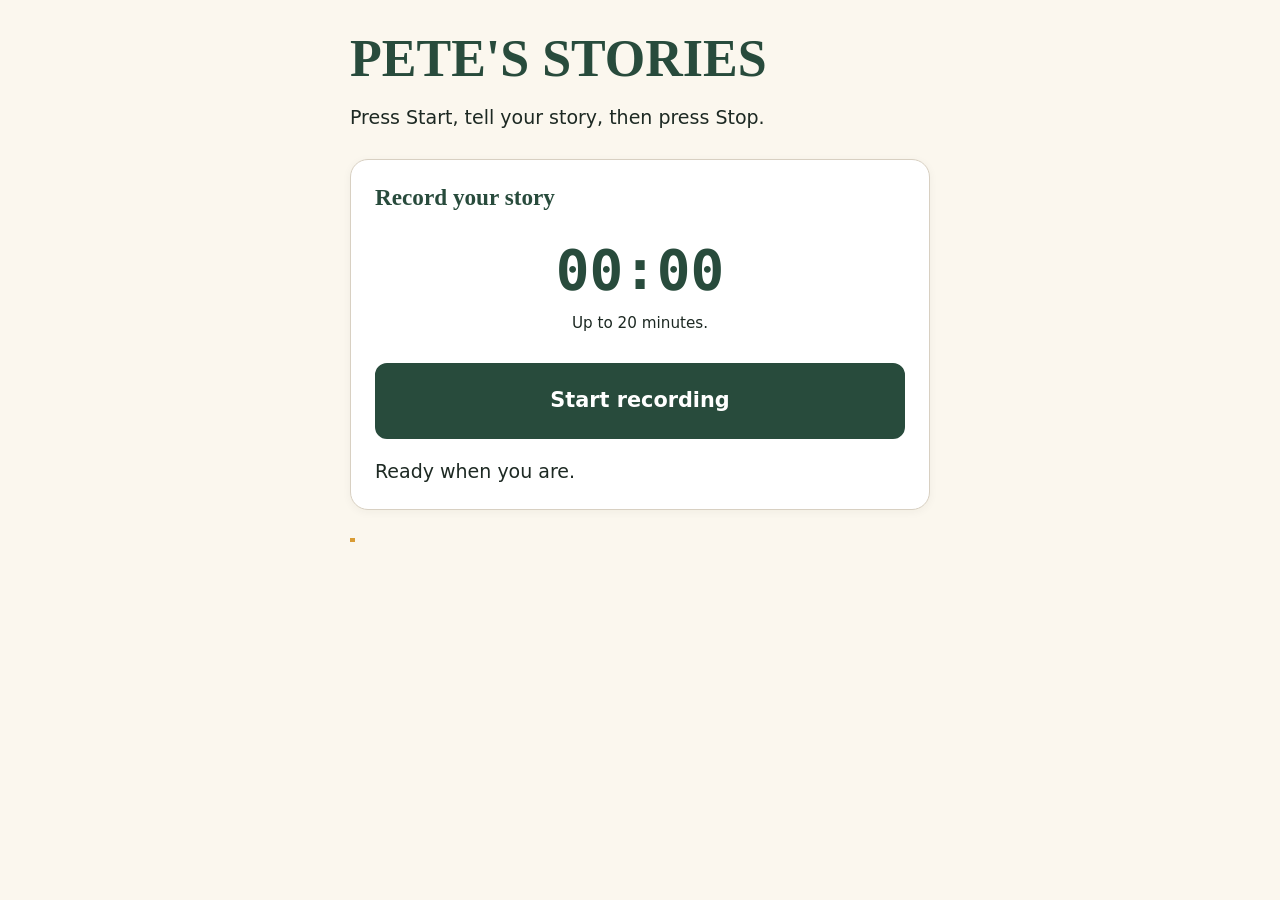
<file: index.html>
<!doctype html>
<html lang="en"><head><meta charset="utf-8"><meta name="viewport" content="width=device-width, initial-scale=1"><meta name="theme-color" content="#284b3c"><title>My Life Stories</title><link rel="stylesheet" href="styles.css"></head>
<body><main><header><h1>PETE'S STORIES</h1><p class="intro">Press Start, tell your story, then press Stop.</p></header>
<section class="card" aria-labelledby="record-heading"><h2 id="record-heading">Record your story</h2><p id="timer" class="timer" aria-live="off">00:00</p><p class="limit">Up to 20 minutes.</p><button id="recordButton" class="primary big-button" type="button">Start recording</button><button id="stopButton" class="big-button hidden" type="button" disabled>Stop and save to phone</button><p id="recordingStatus" class="status" aria-live="polite">Ready when you are.</p></section>
<section class="help"></section></main><script src="app.js"></script></body></html>
</file>
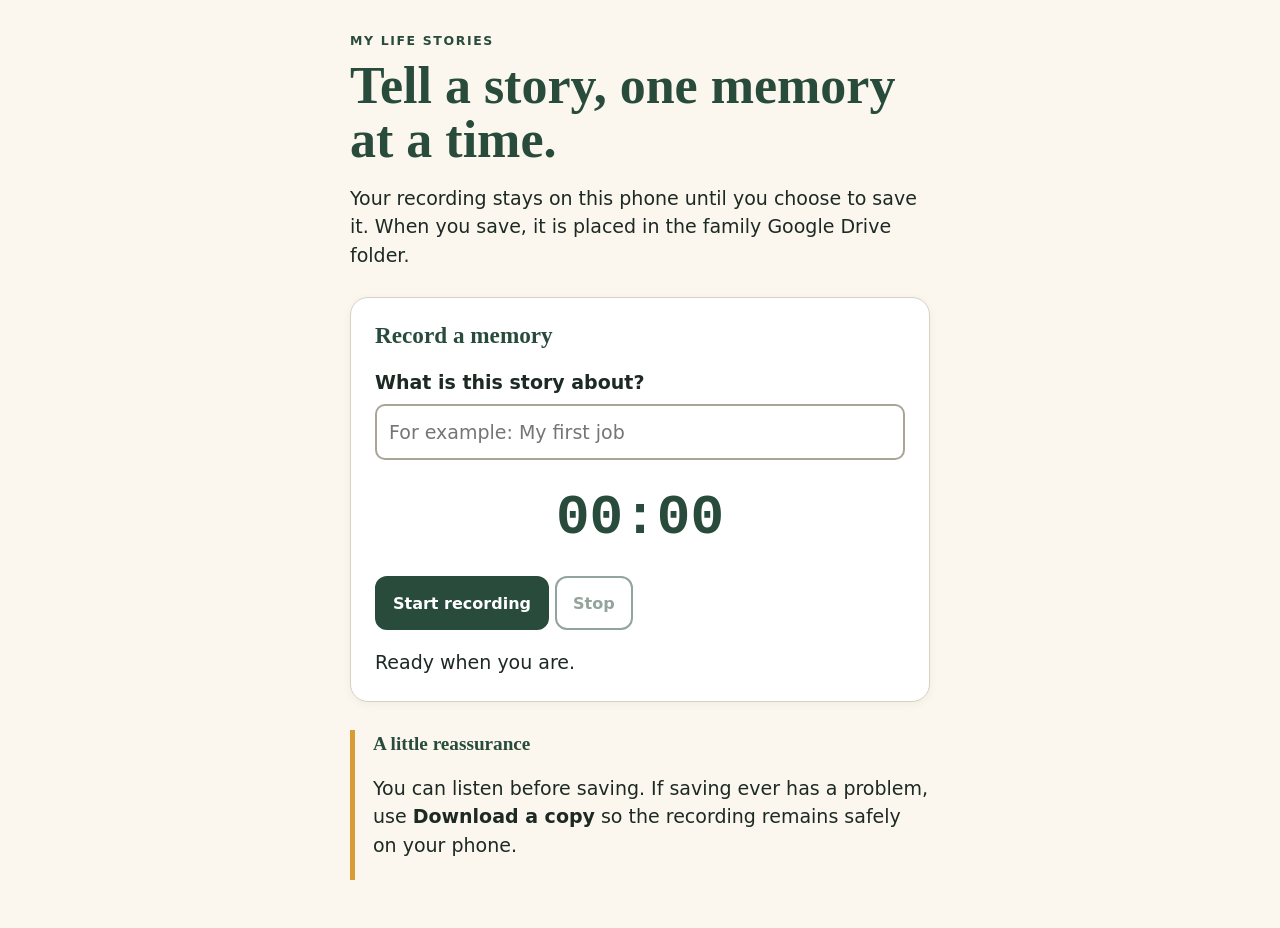
<file: index-old1.html>
<!doctype html>
<html lang="en">
<head>
  <meta charset="utf-8">
  <meta name="viewport" content="width=device-width, initial-scale=1">
  <meta name="theme-color" content="#284b3c">
  <title>My Life Stories</title>
  <link rel="stylesheet" href="styles.css">
</head>
<body>
  <main>
    <header>
      <p class="eyebrow">MY LIFE STORIES</p>
      <h1>Tell a story, one memory at a time.</h1>
      <p class="intro">Your recording stays on this phone until you choose to save it. When you save, it is placed in the family Google Drive folder.</p>
    </header>

    <section class="card" aria-labelledby="record-heading">
      <h2 id="record-heading">Record a memory</h2>
      <label for="storyTitle">What is this story about?</label>
      <input id="storyTitle" type="text" maxlength="80" placeholder="For example: My first job">
      <p id="timer" class="timer" aria-live="off">00:00</p>
      <div class="recording-actions">
        <button id="recordButton" class="primary" type="button">Start recording</button>
        <button id="stopButton" type="button" disabled>Stop</button>
      </div>
      <p id="recordingStatus" class="status" aria-live="polite">Ready when you are.</p>
    </section>

    <section id="reviewCard" class="card hidden" aria-labelledby="review-heading">
      <h2 id="review-heading">Listen before saving</h2>
      <audio id="audioPlayer" controls></audio>
      <div class="save-actions">
        <button id="saveButton" class="primary" type="button">Save to family Drive</button>
        <button id="downloadButton" type="button">Download a copy</button>
        <button id="newButton" type="button" class="quiet">Discard and record another</button>
      </div>
      <p id="saveStatus" class="status" aria-live="polite"></p>
      <p id="driveLinkWrap" class="hidden"><a id="driveLink" target="_blank" rel="noopener">Open saved recording in Google Drive</a></p>
    </section>

    <section class="help" aria-labelledby="help-heading">
      <h2 id="help-heading">A little reassurance</h2>
      <p>You can listen before saving. If saving ever has a problem, use <strong>Download a copy</strong> so the recording remains safely on your phone.</p>
    </section>
  </main>
  <script src="https://accounts.google.com/gsi/client" async defer></script>
  <script src="app.js"></script>
</body>
</html>
</file>
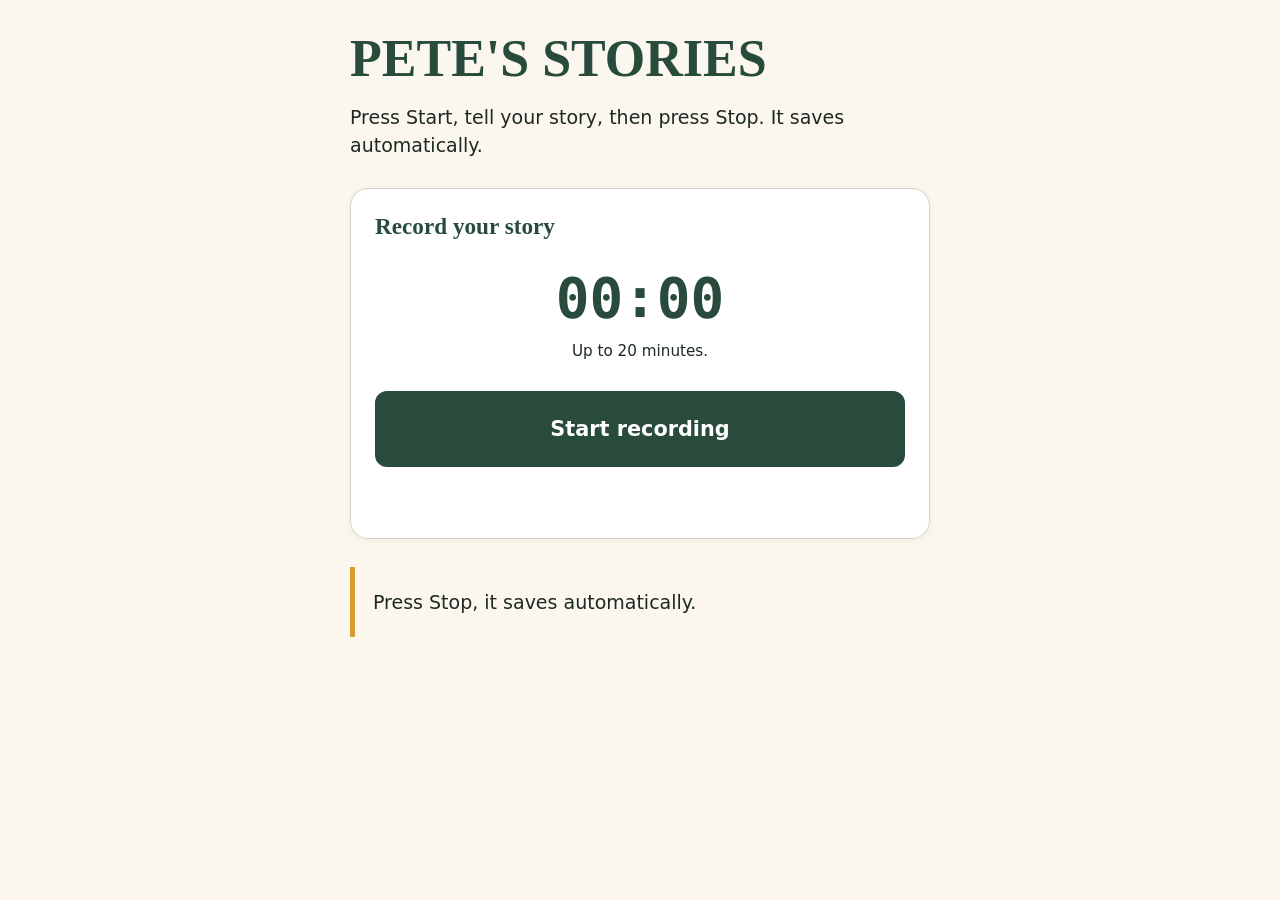
<file: index-old2.html>
<!doctype html>
<html lang="en"><head><meta charset="utf-8"><meta name="viewport" content="width=device-width, initial-scale=1"><meta name="theme-color" content="#284b3c"><title>My Life Stories</title><link rel="stylesheet" href="styles.css"></head>
<body><main><header><h1>PETE'S STORIES</h1><p class="intro">Press Start, tell your story, then press Stop. It saves automatically.</p></header>
<section class="card" aria-labelledby="record-heading"><h2 id="record-heading">Record your story</h2><p id="timer" class="timer" aria-live="off">00:00</p><p class="limit">Up to 20 minutes.</p><button id="recordButton" class="primary big-button" type="button">Start recording</button><button id="stopButton" class="big-button hidden" type="button" disabled>Stop and save</button><p id="recordingStatus" class="status" aria-live="polite"></p></section>
<section id="backupCard" class="card hidden" aria-labelledby="backup-heading"><h2 id="backup-heading">The recording needs help saving</h2><p id="saveStatus" class="status" aria-live="polite"></p><button id="retryButton" class="primary" type="button">Try saving again</button><button id="downloadButton" type="button">Download a safe copy</button></section>
<section class="help"><p>Press Stop, it saves automatically.</p></section></main><script src="https://accounts.google.com/gsi/client" async defer></script><script src="app.js"></script></body></html>
</file>
<file: styles.css>
:root { --forest:#284b3c; --cream:#fbf7ee; --ink:#1d2923; --gold:#d99c35; --line:#d8d0c2; }
* { box-sizing:border-box; }
body { margin:0; min-height:100vh; background:var(--cream); color:var(--ink); font:19px/1.5 system-ui,-apple-system,BlinkMacSystemFont,"Segoe UI",sans-serif; }
main { width:min(100%,620px); margin:auto; padding:32px 20px 48px; }
header { margin-bottom:28px; }
.eyebrow { color:var(--forest); font-weight:800; font-size:.78rem; letter-spacing:.13em; margin:0 0 8px; }
h1 { color:var(--forest); font:700 clamp(2rem,8vw,3.25rem)/1.05 Georgia,serif; margin:0 0 16px; }
h2 { color:var(--forest); font:700 1.45rem/1.2 Georgia,serif; margin:0 0 18px; }
.intro { margin:0; }
.card { background:#fff; border:1px solid var(--line); border-radius:18px; padding:24px; margin:20px 0; box-shadow:0 2px 10px #2b29130c; }
label { display:block; font-weight:700; margin-bottom:7px; }
input { width:100%; border:2px solid #aaa396; border-radius:10px; padding:12px; font:inherit; }
input:focus, button:focus-visible { outline:3px solid var(--gold); outline-offset:2px; }
.timer { font:700 3.5rem/1 ui-monospace,SFMono-Regular,Consolas,monospace; text-align:center; margin:30px 0; color:var(--forest); }
button { appearance:none; border:2px solid var(--forest); background:#fff; color:var(--forest); border-radius:12px; padding:14px 16px; min-height:54px; font:700 1rem/1.2 system-ui,sans-serif; cursor:pointer; }
button.primary { color:#fff; background:var(--forest); }
.big-button { width:100%; min-height:76px; font-size:1.3rem; margin-top:8px; }
.limit { text-align:center; font-size:.95rem; margin:-16px 0 20px; }
button:disabled { opacity:.5; cursor:not-allowed; }
.status { min-height:1.5em; margin:18px 0 0; }
audio { width:100%; margin-bottom:18px; }
.hidden { display:none; }
.help { border-left:5px solid var(--gold); padding:2px 0 2px 18px; margin-top:28px; }
.help h2 { font-size:1.2rem; }
</file>
